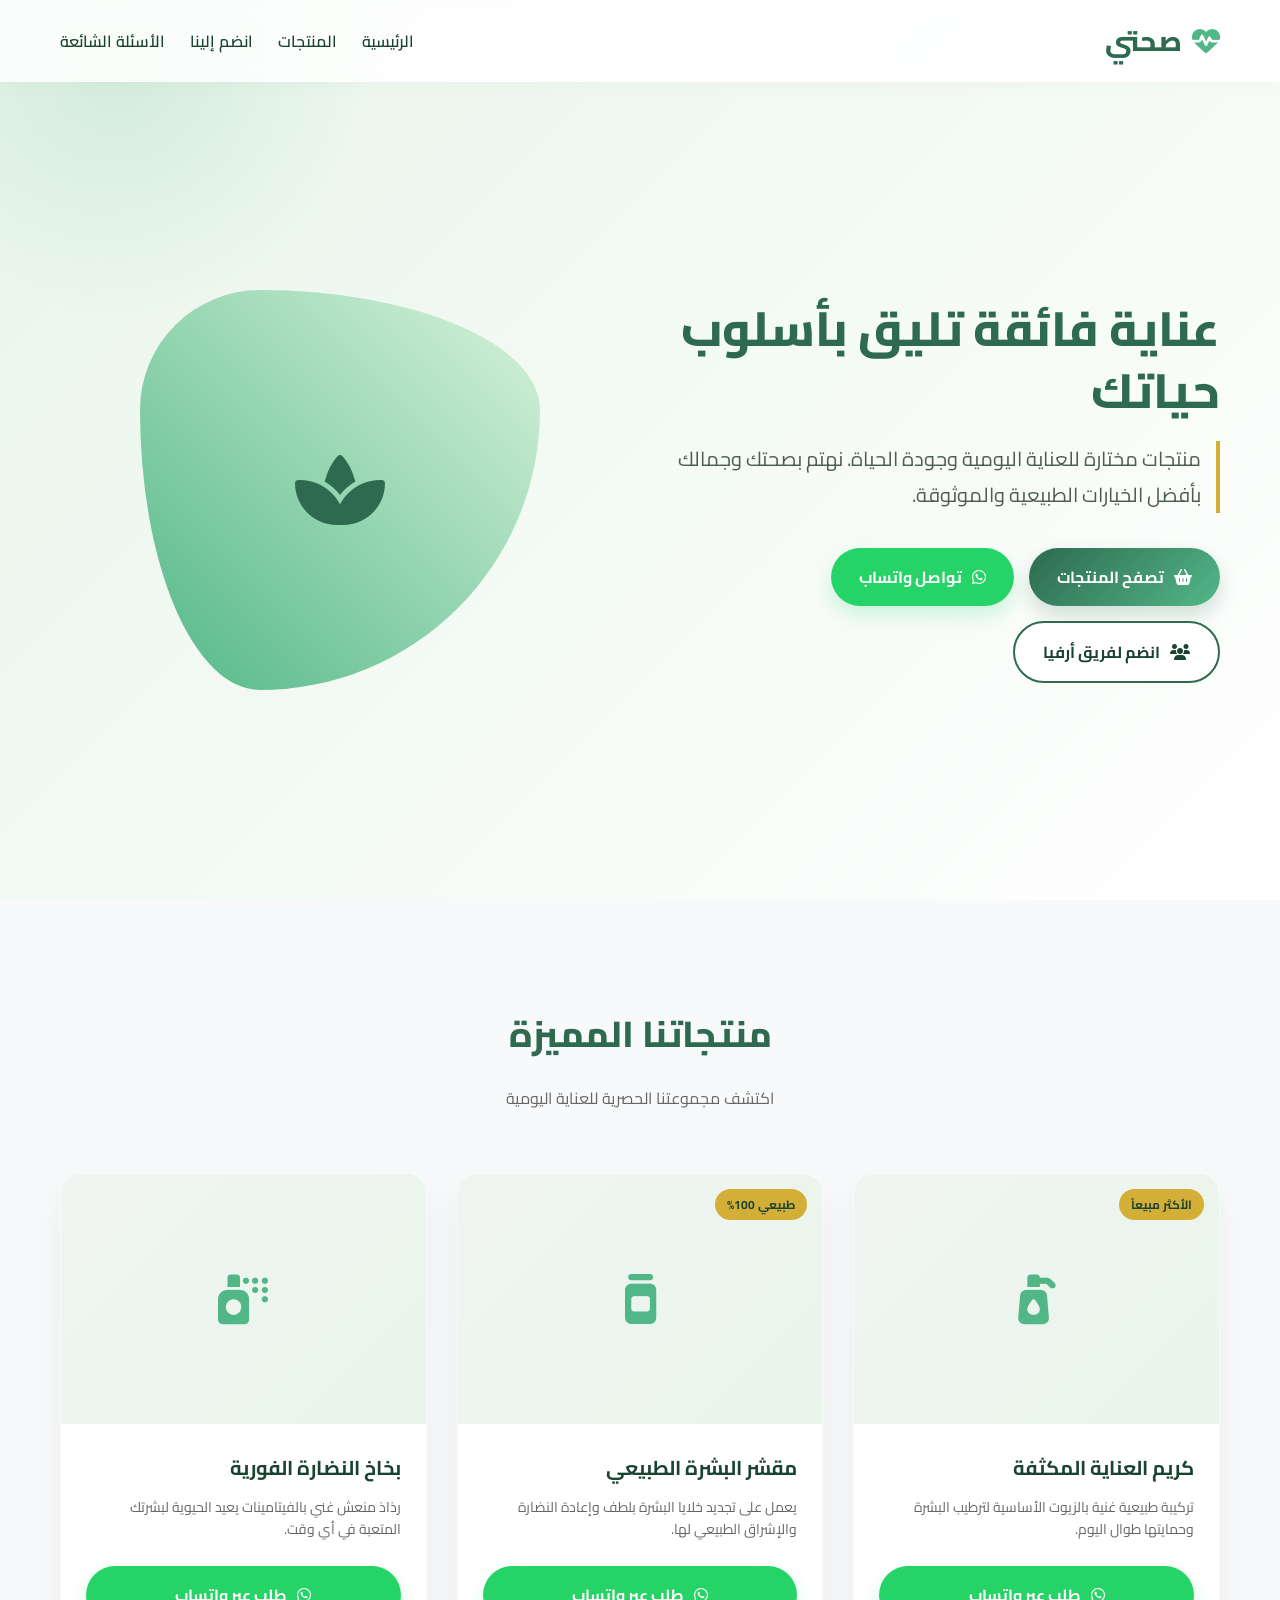
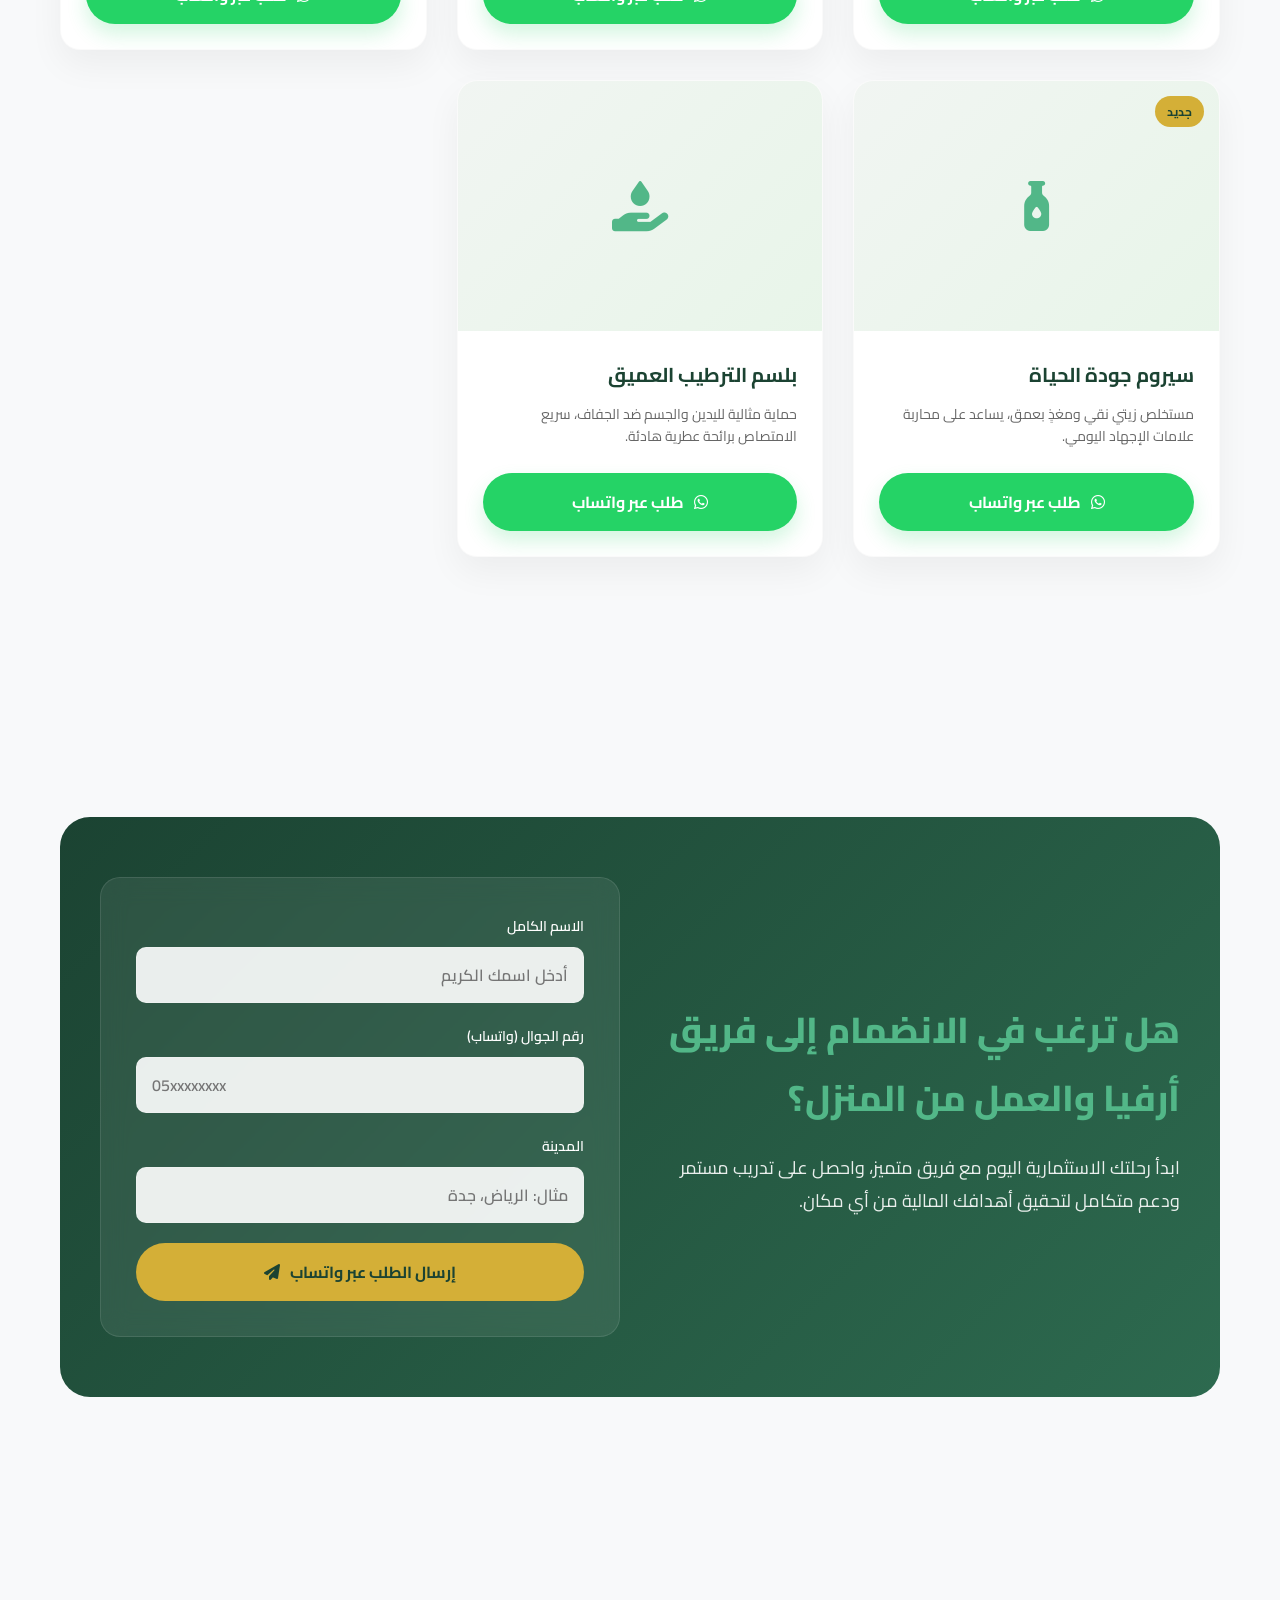
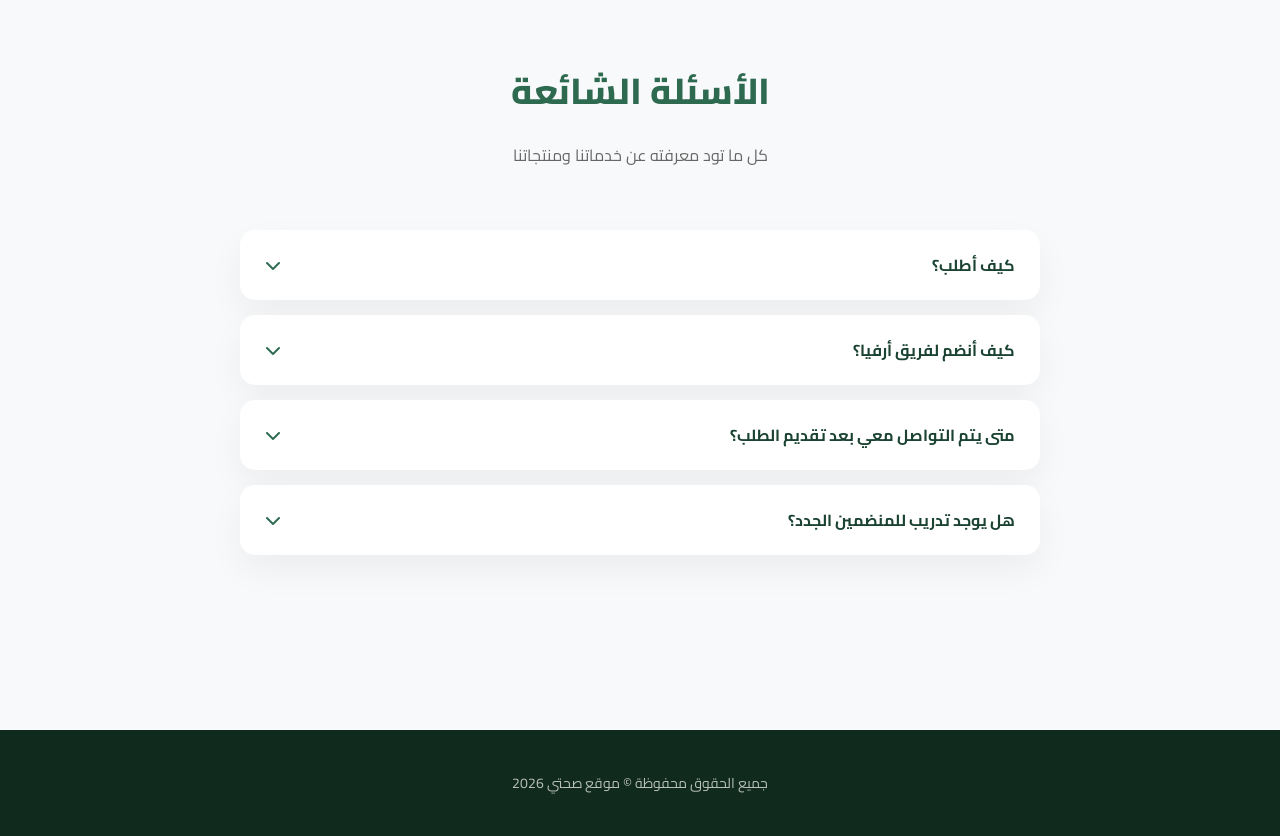
<file: index.html>
<!DOCTYPE html>
<html lang="ar" dir="rtl">
    <meta name="google-site-verification" content="lUsUaXvhwTaXGi9Wd3X__CQlvK1p0lwbRxoM_U6P05c" />
<head>
    <script src="https://identity.netlify.com/v1/netlify-identity-widget.js"></script>
    <meta charset="UTF-8">
    <meta name="viewport" content="width=device-width, initial-scale=1.0">
    <title>موقع صحتي | منتجات العناية وجودة الحياة</title>
    <!-- خطوط جوجل وفونت أوسم للأيقونات -->
    <link rel="preconnect" href="https://fonts.googleapis.com">
    <link rel="preconnect" href="https://fonts.gstatic.com" crossorigin>
    <link href="https://fonts.googleapis.com/css2?family=Cairo:wght@300;400;600;700;800&display=swap" rel="stylesheet">
    <link rel="stylesheet" href="https://cdnjs.cloudflare.com/ajax/libs/font-awesome/6.4.0/css/all.min.css">

    <style>
        /* اﻟﺘﻨﺴﻴﻘﺎﺕ اﻷﺳﺎﺳﻴﺔ */
        :root {
            --primary: #2d6a4f;
            --primary-light: #52b788;
            --accent: #d4af37;
            --text-dark: #1b4332;
            --text-light: #ffffff;
            --bg-light: #f8f9fa;
            --card-shadow: 0 15px 35px rgba(0,0,0,0.05);
            --transition: all 0.4s cubic-bezier(0.165, 0.84, 0.44, 1);
        }

        * {
            margin: 0;
            padding: 0;
            box-sizing: border-box;
            font-family: 'Cairo', sans-serif;
            scroll-behavior: smooth;
        }

        body {
            background-color: var(--bg-light);
            color: var(--text-dark);
            overflow-x: hidden;
        }

        /* اﻟﻬﻴﺪر / اﻟﻨﺎﻓﺒﺎر */
        header {
            background: rgba(255, 255, 255, 0.85);
            backdrop-filter: blur(10px);
            position: fixed;
            width: 100%;
            top: 0;
            z-index: 1000;
            box-shadow: 0 2px 20px rgba(0,0,0,0.03);
            transition: var(--transition);
        }

        .nav-container {
            max-width: 1200px;
            margin: 0 auto;
            padding: 15px 20px;
            display: flex;
            justify-content: space-between;
            align-items: center;
        }

        .logo {
            font-size: 28px;
            font-weight: 800;
            color: var(--primary);
            text-decoration: none;
            display: flex;
            align-items: center;
            gap: 10px;
        }

        .logo i {
            color: var(--primary-light);
            animation: pulse 2s infinite;
        }

        .nav-links {
            display: flex;
            gap: 25px;
            list-style: none;
        }

        .nav-links a {
            text-decoration: none;
            color: var(--text-dark);
            font-weight: 600;
            transition: var(--transition);
            position: relative;
            padding: 5px 0;
        }

        .nav-links a::after {
            content: '';
            position: absolute;
            bottom: 0;
            right: 0;
            width: 0;
            height: 2px;
            background-color: var(--primary-light);
            transition: var(--transition);
        }

        .nav-links a:hover::after {
            width: 100%;
        }

        .nav-links a:hover {
            color: var(--primary-light);
        }

        /* اﻟﻮاﺟﻬﺔ اﻟﺮﺋﻴﺴﻴﺔ (Hero Section) */
        .hero {
            min-height: 100vh;
            background: linear-gradient(135deg, #e8f5e9 0%, #ffffff 100%);
            display: flex;
            align-items: center;
            padding-top: 80px;
            position: relative;
            overflow: hidden;
        }

        .hero::before {
            content: '';
            position: absolute;
            top: -20%;
            left: -10%;
            width: 500px;
            height: 500px;
            background: radial-gradient(circle, rgba(82,183,136,0.15) 0%, rgba(255,255,255,0) 70%);
            border-radius: 50%;
        }

        .hero-container {
            max-width: 1200px;
            margin: 0 auto;
            padding: 40px 20px;
            display: grid;
            grid-template-columns: 1fr 1fr;
            align-items: center;
            gap: 40px;
        }

        .hero-content {
            opacity: 0;
            transform: translateY(30px);
            animation: fadeInUp 1s forwards 0.3s;
        }

        .hero-content h1 {
            font-size: 48px;
            font-weight: 800;
            color: var(--primary);
            line-height: 1.3;
            margin-bottom: 20px;
        }

        .hero-content p {
            font-size: 20px;
            color: #4a5d4e;
            margin-bottom: 35px;
            line-height: 1.8;
            border-right: 4px solid var(--accent);
            padding-right: 15px;
        }

        .hero-btns {
            display: flex;
            flex-wrap: wrap;
            gap: 15px;
        }

        .btn {
            display: inline-flex;
            align-items: center;
            justify-content: center;
            gap: 10px;
            padding: 14px 28px;
            border-radius: 50px;
            font-weight: 700;
            text-decoration: none;
            transition: var(--transition);
            cursor: pointer;
            border: none;
            font-size: 16px;
        }

        .btn-primary {
            background: linear-gradient(135deg, var(--primary) 0%, var(--primary-light) 100%);
            color: white;
            box-shadow: 0 10px 20px rgba(45,106,79,0.2);
        }

        .btn-primary:hover {
            transform: translateY(-3px);
            box-shadow: 0 15px 25px rgba(45,106,79,0.3);
        }

        .btn-whatsapp {
            background-color: #25D366;
            color: white;
            box-shadow: 0 10px 20px rgba(37,211,102,0.2);
        }

        .btn-whatsapp:hover {
            transform: translateY(-3px);
            box-shadow: 0 15px 25px rgba(37,211,102,0.3);
        }

        .btn-arvea {
            background-color: #fff;
            color: var(--text-dark);
            border: 2px solid var(--primary);
        }

        .btn-arvea:hover {
            background-color: var(--primary);
            color: white;
            transform: translateY(-3px);
        }

        .hero-image {
            display: flex;
            justify-content: center;
            position: relative;
            opacity: 0;
            animation: fadeIn 1.2s forwards 0.5s;
        }

        /* شكل هندسي جمالي خلف الصورة الزائفة */
        .hero-image-bg {
            width: 400px;
            height: 400px;
            background: linear-gradient(45deg, var(--primary-light), #d8f3dc);
            border-radius: 30% 70% 70% 30% / 30% 30% 70% 70%;
            animation: morph 8s ease-in-out infinite alternate;
            display: flex;
            align-items: center;
            justify-content: center;
            color: var(--primary);
            font-size: 80px;
        }

        /* قسم المنتجات */
        .section {
            padding: 100px 20px;
            max-width: 1200px;
            margin: 0 auto;
        }

        .section-title {
            text-align: center;
            margin-bottom: 60px;
        }

        .section-title h2 {
            font-size: 36px;
            color: var(--primary);
            margin-bottom: 15px;
            font-weight: 800;
        }

        .section-title p {
            color: #666;
            font-size: 16px;
        }

        .products-grid {
            display: grid;
            grid-template-columns: repeat(auto-fit, minmax(300px, 1fr));
            gap: 30px;
        }

        .product-card {
            background: white;
            border-radius: 20px;
            overflow: hidden;
            box-shadow: var(--card-shadow);
            transition: var(--transition);
            border: 1px solid rgba(0,0,0,0.02);
            display: flex;
            flex-direction: column;
        }

        .product-card:hover {
            transform: translateY(-10px);
            box-shadow: 0 20px 40px rgba(0,0,0,0.08);
        }

        .product-img-holder {
            height: 250px;
            background: linear-gradient(135deg, #f1f5f2 0%, #e8f5e9 100%);
            display: flex;
            align-items: center;
            justify-content: center;
            font-size: 50px;
            color: var(--primary-light);
            position: relative;
        }

        .product-badge {
            position: absolute;
            top: 15px;
            right: 15px;
            background: var(--accent);
            color: var(--text-dark);
            padding: 4px 12px;
            border-radius: 20px;
            font-size: 12px;
            font-weight: 700;
        }

        .product-info {
            padding: 25px;
            display: flex;
            flex-direction: column;
            flex-grow: 1;
        }

        .product-info h3 {
            font-size: 20px;
            color: var(--text-dark);
            margin-bottom: 10px;
            font-weight: 700;
        }

        .product-info p {
            color: #666;
            font-size: 14px;
            line-height: 1.6;
            margin-bottom: 25px;
            flex-grow: 1;
        }

        /* صفحة الانضمام لفريق أرفيا */
        .join-section {
            background: linear-gradient(135deg, #1b4332 0%, #2d6a4f 100%);
            color: white;
            border-radius: 30px;
            padding: 60px 40px;
            margin: 60px auto;
            position: relative;
            overflow: hidden;
        }

        .join-container {
            display: grid;
            grid-template-columns: 1fr 1fr;
            gap: 40px;
            align-items: center;
            position: relative;
            z-index: 2;
        }

        .join-text h2 {
            font-size: 36px;
            font-weight: 800;
            margin-bottom: 20px;
            color: var(--primary-light);
        }

        .join-text p {
            font-size: 18px;
            line-height: 1.8;
            opacity: 0.9;
        }

        .join-form {
            background: rgba(255, 255, 255, 0.08);
            backdrop-filter: blur(12px);
            padding: 35px;
            border-radius: 20px;
            border: 1px solid rgba(255,255,255,0.1);
        }

        .form-group {
            margin-bottom: 20px;
        }

        .form-group label {
            display: block;
            margin-bottom: 8px;
            font-weight: 600;
            font-size: 14px;
        }

        .form-group input {
            width: 100%;
            padding: 12px 15px;
            border-radius: 10px;
            border: 1px solid rgba(255,255,255,0.2);
            background: rgba(255,255,255,0.9);
            color: var(--text-dark);
            font-size: 16px;
            font-weight: 600;
            transition: var(--transition);
        }

        .form-group input:focus {
            outline: none;
            border-color: var(--primary-light);
            box-shadow: 0 0 10px rgba(82,183,136,0.5);
        }

        .btn-submit {
            width: 100%;
            background: var(--accent);
            color: var(--text-dark);
            font-weight: 700;
        }

        .btn-submit:hover {
            background: #fff;
            color: var(--primary);
            transform: translateY(-2px);
        }

        /* صفحة الأسئلة الشائعة */
        .faq-container {
            max-width: 800px;
            margin: 0 auto;
        }

        .faq-item {
            background: white;
            border-radius: 15px;
            margin-bottom: 15px;
            box-shadow: var(--card-shadow);
            overflow: hidden;
            transition: var(--transition);
        }

        .faq-question {
            padding: 20px 25px;
            display: flex;
            justify-content: space-between;
            align-items: center;
            cursor: pointer;
            font-weight: 700;
            color: var(--text-dark);
            user-select: none;
        }

        .faq-question i {
            transition: var(--transition);
            color: var(--primary);
        }

        .faq-answer {
            max-height: 0;
            overflow: hidden;
            transition: max-height 0.3s ease-out;
            background-color: #fafbfc;
        }

        .faq-answer p {
            padding: 20px 25px;
            line-height: 1.7;
            color: #555;
            font-size: 15px;
        }

        .faq-item.active .faq-answer {
            max-height: 200px;
        }

        .faq-item.active .faq-question i {
            transform: rotate(180deg);
            color: var(--accent);
        }

        /* الفوتر (الذيل) */
        footer {
            background: #112a1e;
            color: white;
            text-align: center;
            padding: 40px 20px;
            margin-top: 60px;
        }

        footer p {
            opacity: 0.7;
            font-size: 14px;
        }

        /* الأنيميشن والتأثيرات */
        @keyframes fadeInUp {
            to {
                opacity: 1;
                transform: translateY(0);
            }
        }

        @keyframes fadeIn {
            to { opacity: 1; }
        }

        @keyframes pulse {
            0% { transform: scale(1); }
            50% { transform: scale(1.1); }
            100% { transform: scale(1); }
        }

        @keyframes morph {
            0% { border-radius: 30% 70% 70% 30% / 30% 30% 70% 70%; }
            100% { border-radius: 70% 30% 30% 70% / 70% 70% 30% 30%; }
        }

        /* التوافق مع الجوال */
        @media (max-width: 768px) {
            .hero-container, .join-container {
                grid-template-columns: 1fr;
                text-align: center;
            }
            .hero-content h1 { font-size: 34px; }
            .hero-content p { border-right: none; padding-right: 0; }
            .hero-btns { justify-content: center; }
            .nav-links { display: none; } /* يمكن تطوير قائمة همبرغر لاحقاً */
            .join-section { padding: 40px 20px; }
        }
    </style>
</head>
<body>

    <!-- الهيدر -->
    <header>
        <div class="nav-container">
            <a href="#" class="logo">
                <i class="fa-solid fa-heart-pulse"></i> صحتي
            </a>
            <ul class="nav-links">
                <li><a href="#">الرئيسية</a></li>
                <li><a href="#products">المنتجات</a></li>
                <li><a href="#join">انضم إلينا</a></li>
                <li><a href="#faq">الأسئلة الشائعة</a></li>
            </ul>
        </div>
    </header>

    <!-- الواجهة الرئيسية -->
    <section class="hero">
        <div class="hero-container">
            <div class="hero-content">
                <h1>عناية فائقة تليق بأسلوب حياتك</h1>
                <p>منتجات مختارة للعناية اليومية وجودة الحياة. نهتم بصحتك وجمالك بأفضل الخيارات الطبيعية والموثوقة.</p>
                <div class="hero-btns">
                    <a href="#products" class="btn btn-primary"><i class="fa-solid fa-basket-shopping"></i> تصفح المنتجات</a>
                    <a href="https://wa.me/966543062286?text=%D8%A7%D9%84%D8%B3%D9%84%D8%A7%D9%85%20%D8%B9%D9%84%D9%8A%D9%83%D9%85%D9%8A%D8%8C%20%D8%A3%D9%85%D9%88%D8%AF%20%D8%A7%D9%84%D8%A7%D8%B3%D8%AA%D9%81%D8%B3%D8%A7%D8%B1%20%D8%B9%D9%86%20%D9%85%D9%86%D8%AA%D8%AC%D8%A7%D8%AA%20%D9%85%D9%88%D9%82%D8%B9%20%D8%B5%D8%AD%D8%AA%D9%8A." target="_blank" class="btn btn-whatsapp"><i class="fa-brands fa-whatsapp"></i> تواصل واتساب</a>
                    <a href="#join" class="btn btn-arvea"><i class="fa-solid fa-users"></i> انضم لفريق أرفيا</a>
                </div>
            </div>
            <div class="hero-image">
                <div class="hero-image-bg">
                    <i class="fa-solid fa-spa"></i>
                </div>
            </div>
        </div>
    </section>

    <!-- قسم المنتجات -->
    <section class="section" id="products">
        <div class="section-title">
            <h2>منتجاتنا المميزة</h2>
            <p>اكتشف مجموعتنا الحصرية للعناية اليومية</p>
        </div>
        
        <div class="products-grid">
            <!-- المنتج 1 -->
            <div class="product-card">
                <div class="product-img-holder">
                    <i class="fa-solid fa-pump-soap"></i>
                    <span class="product-badge">الأكثر مبيعاً</span>
                </div>
                <div class="product-info">
                    <h3>كريم العناية المكثفة</h3>
                    <p>تركيبة طبيعية غنية بالزيوت الأساسية لترطيب البشرة وحمايتها طوال اليوم.</p>
                    <button class="btn btn-whatsapp order-btn" data-product="كريم العناية المكثفة"><i class="fa-brands fa-whatsapp"></i> طلب عبر واتساب</button>
                </div>
            </div>

            <!-- المنتج 2 -->
            <div class="product-card">
                <div class="product-img-holder">
                    <i class="fa-solid fa-jar"></i>
                    <span class="product-badge">طبيعي 100%</span>
                </div>
                <div class="product-info">
                    <h3>مقشر البشرة الطبيعي</h3>
                    <p>يعمل على تجديد خلايا البشرة بلطف وإعادة النضارة والإشراق الطبيعي لها.</p>
                    <button class="btn btn-whatsapp order-btn" data-product="مقشر البشرة الطبيعي"><i class="fa-brands fa-whatsapp"></i> طلب عبر واتساب</button>
                </div>
            </div>

            <!-- المنتج 3 -->
            <div class="product-card">
                <div class="product-img-holder">
                    <i class="fa-solid fa-spray-can"></i>
                </div>
                <div class="product-info">
                    <h3>بخاخ النضارة الفورية</h3>
                    <p>رذاذ منعش غني بالفيتامينات يعيد الحيوية لبشرتك المتعبة في أي وقت.</p>
                    <button class="btn btn-whatsapp order-btn" data-product="بخاخ النضارة الفورية"><i class="fa-brands fa-whatsapp"></i> طلب عبر واتساب</button>
                </div>
            </div>

            <!-- المنتج 4 -->
            <div class="product-card">
                <div class="product-img-holder">
                    <i class="fa-solid fa-bottle-droplet"></i>
                    <span class="product-badge">جديد</span>
                </div>
                <div class="product-info">
                    <h3>سيروم جودة الحياة</h3>
                    <p>مستخلص زيتي نقي ومغذٍ بعمق، يساعد على محاربة علامات الإجهاد اليومي.</p>
                    <button class="btn btn-whatsapp order-btn" data-product="سيروم جودة الحياة"><i class="fa-brands fa-whatsapp"></i> طلب عبر واتساب</button>
                </div>
            </div>

            <!-- المنتج 5 -->
            <div class="product-card">
                <div class="product-img-holder">
                    <i class="fa-solid fa-hand-holding-droplet"></i>
                </div>
                <div class="product-info">
                    <h3>بلسم الترطيب العميق</h3>
                    <p>حماية مثالية لليدين والجسم ضد الجفاف، سريع الامتصاص برائحة عطرية هادئة.</p>
                    <button class="btn btn-whatsapp order-btn" data-product="بلسم الترطيب العميق"><i class="fa-brands fa-whatsapp"></i> طلب عبر واتساب</button>
                </div>
            </div>
        </div>
    </section>

    <!-- صفحة الانضمام -->
    <section class="section" id="join">
        <div class="join-section">
            <div class="join-container">
                <div class="join-text">
                    <h2>هل ترغب في الانضمام إلى فريق أرفيا والعمل من المنزل؟</h2>
                    <p>ابدأ رحلتك الاستثمارية اليوم مع فريق متميز، واحصل على تدريب مستمر ودعم متكامل لتحقيق أهدافك المالية من أي مكان.</p>
                </div>
                <div class="join-form">
                    <form id="arveaForm">
                        <div class="form-group">
                            <label for="name">الاسم الكامل</label>
                            <input type="text" id="name" required placeholder="أدخل اسمك الكريم">
                        </div>
                        <div class="form-group">
                            <label for="phone">رقم الجوال (واتساب)</label>
                            <input type="tel" id="phone" required placeholder="05xxxxxxxx">
                        </div>
                        <div class="form-group">
                            <label for="city">المدينة</label>
                            <input type="text" id="city" required placeholder="مثال: الرياض، جدة">
                        </div>
                        <button type="submit" class="btn btn-submit">إرسال الطلب عبر واتساب <i class="fa-solid fa-paper-plane"></i></button>
                    </form>
                </div>
            </div>
        </div>
    </section>

    <!-- صفحة الأسئلة الشائعة -->
    <section class="section" id="faq">
        <div class="section-title">
            <h2>الأسئلة الشائعة</h2>
            <p>كل ما تود معرفته عن خدماتنا ومنتجاتنا</p>
        </div>

        <div class="faq-container">
            <div class="faq-item">
                <div class="faq-question">
                    <span>كيف أطلب؟</span>
                    <i class="fa-solid fa-chevron-down"></i>
                </div>
                <div class="faq-answer">
                    <p>الأمر بسيط جداً! اضغط على زر "طلب عبر واتساب" الموجود أسفل المنتج الذي تريده، وسيتم تحويلك مباشرة للمحادثة لإتمام الطلب وتحديد التوصيل.</p>
                </div>
            </div>

            <div class="faq-item">
                <div class="faq-question">
                    <span>كيف أنضم لفريق أرفيا؟</span>
                    <i class="fa-solid fa-chevron-down"></i>
                </div>
                <div class="faq-answer">
                    <p>قم بملء استمارة الانضمام في أسفل الموقع بالاسم، رقم الجوال، والمدينة، ثم اضغط إرسال وسيتم التواصل معك لشرح كافة التفاصيل.</p>
                </div>
            </div>

            <div class="faq-item">
                <div class="faq-question">
                    <span>متى يتم التواصل معي بعد تقديم الطلب؟</span>
                    <i class="fa-solid fa-chevron-down"></i>
                </div>
                <div class="faq-answer">
                    <p>فريق الدعم لدينا نشط وجاهز، ويتم التواصل معك فوراً أو خلال ساعات قليلة كحد أقصى من إرسال رسالتك.</p>
                </div>
            </div>

            <div class="faq-item">
                <div class="faq-question">
                    <span>هل يوجد تدريب للمنضمين الجدد؟</span>
                    <i class="fa-solid fa-chevron-down"></i>
                </div>
                <div class="faq-answer">
                    <p>نعم بكل تأكيد! نوفر تدريباً مجانياً شاملاً خطوة بخطوة للتعرف على المنتجات وطرق التسويق والعمل باحترافية من المنزل.</p>
                </div>
            </div>
        </div>
    </section>

    <!-- الفوتر -->
    <footer>
        <p>جميع الحقوق محفوظة © موقع صحتي 2026</p>
    </footer>

    <!-- الجافا سكريبت لتفاعلية الموقع -->
    <script>
        const whatsappNumber = "+966543062286";

        // تأثير الأكورديون للأسئلة الشائعة
        document.querySelectorAll('.faq-question').forEach(question => {
            question.addEventListener('click', () => {
                const item = question.parentElement;
                item.classList.toggle('active');
            });
        });

        // تشغيل طلبات المنتجات وإرسالها للواتساب ديناميكياً
        document.querySelectorAll('.order-btn').forEach(button => {
            button.addEventListener('click', (e) => {
                const productName = e.target.getAttribute('data-product');
                const message = `السلام عليكم، أود الاستفسار وطلب منتج: (${productName}) من موقع صحتي.`;
                const encodedMessage = encodeURIComponent(message);
                window.open(`https://wa.me/${whatsappNumber}?text=${encodedMessage}`, '_blank');
            });
        });

        // إرسال بيانات نموذج الانضمام عبر الواتساب
        document.getElementById('arveaForm').addEventListener('submit', (e) => {
            e.preventDefault();
            const name = document.getElementById('name').value;
            const phone = document.getElementById('phone').value;
            const city = document.getElementById('city').value;

            const message = `السلام عليكم، أرغب في الانضمام إلى فريق أرفيا والعمل من المنزل.\n\nبياناتي:\n- الاسم: ${name}\n- الجوال: ${phone}\n- المدينة: ${city}`;
            const encodedMessage = encodeURIComponent(message);
            window.open(`https://wa.me/${whatsappNumber}?text=${encodedMessage}`, '_blank');
        });
    </script>
</body>
</html>
</file>
